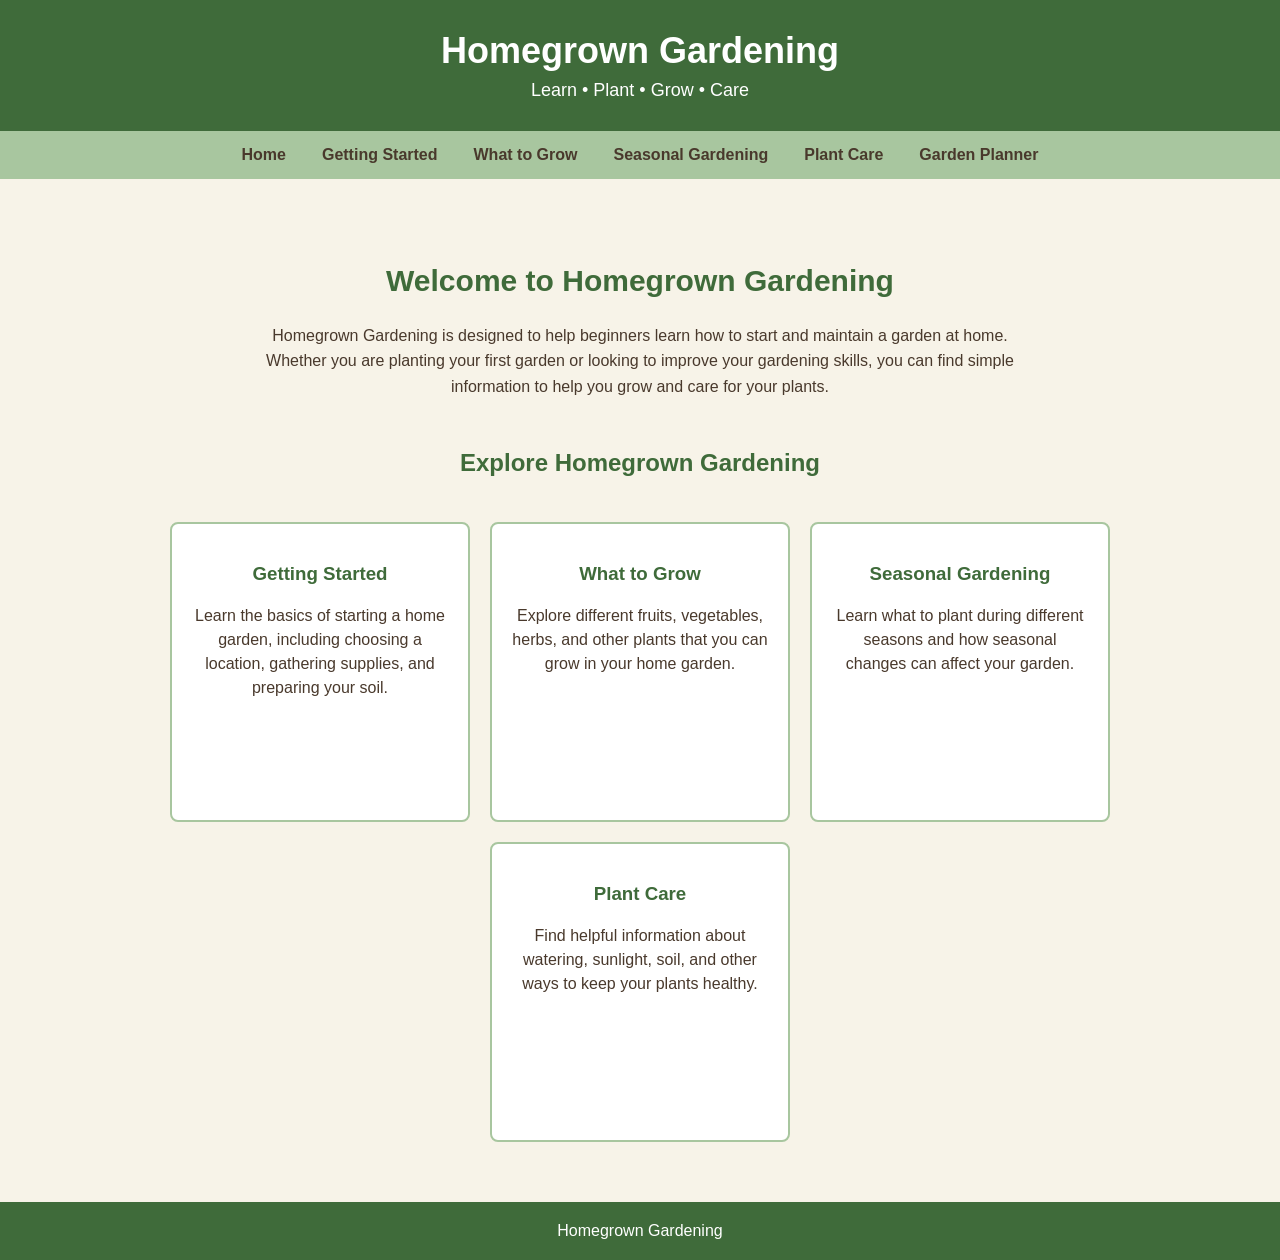
<file: index.html>
<!doctype html>
<html lang="en">

<head>
    <meta charset="UTF-8">
    <meta name="viewport" content="width=device-width, initial-scale=1.0">
    <title>Homegrown Gardening</title>
    <link href="style.css" rel="stylesheet">
</head>

<body>

	<header>
		<h1>Homegrown Gardening</h1>
		<p>Learn • Plant • Grow • Care</p>
	</header>

<nav>
    <ul>
        <li><a href="index.html">Home</a></li>
        <li><a href="getting-started.html">Getting Started</a></li>
        <li><a href="what-to-grow.html">What to Grow</a></li>
        <li><a href="seasonal-gardening.html">Seasonal Gardening</a></li>
        <li><a href="plant-care.html">Plant Care</a></li>
        <li><a href="garden-planner.html">Garden Planner</a></li>
    </ul>
</nav>

<main>
    <section id="welcome">
    <h2>Welcome to Homegrown Gardening</h2>

    <p>
        Homegrown Gardening is designed to help beginners learn how to
        start and maintain a garden at home. Whether you are planting
        your first garden or looking to improve your gardening skills,
        you can find simple information to help you grow and care for
        your plants.
    </p>
	</section>

<section id="topics">
    <h2>Explore Homegrown Gardening</h2>

    <div>
        <h3>Getting Started</h3>
        <p>
            Learn the basics of starting a home garden, including
            choosing a location, gathering supplies, and preparing
            your soil.
        </p>
    </div>

    <div>
        <h3>What to Grow</h3>
        <p>
            Explore different fruits, vegetables, herbs, and other
            plants that you can grow in your home garden.
        </p>
    </div>

    <div>
        <h3>Seasonal Gardening</h3>
        <p>
            Learn what to plant during different seasons and how
            seasonal changes can affect your garden.
        </p>
    </div>

    <div>
        <h3>Plant Care</h3>
        <p>
            Find helpful information about watering, sunlight,
            soil, and other ways to keep your plants healthy.
        </p>
    </div>
	</section>

</main>

<footer>
    <p>Homegrown Gardening</p>
</footer>

</body>

</html>
</file>
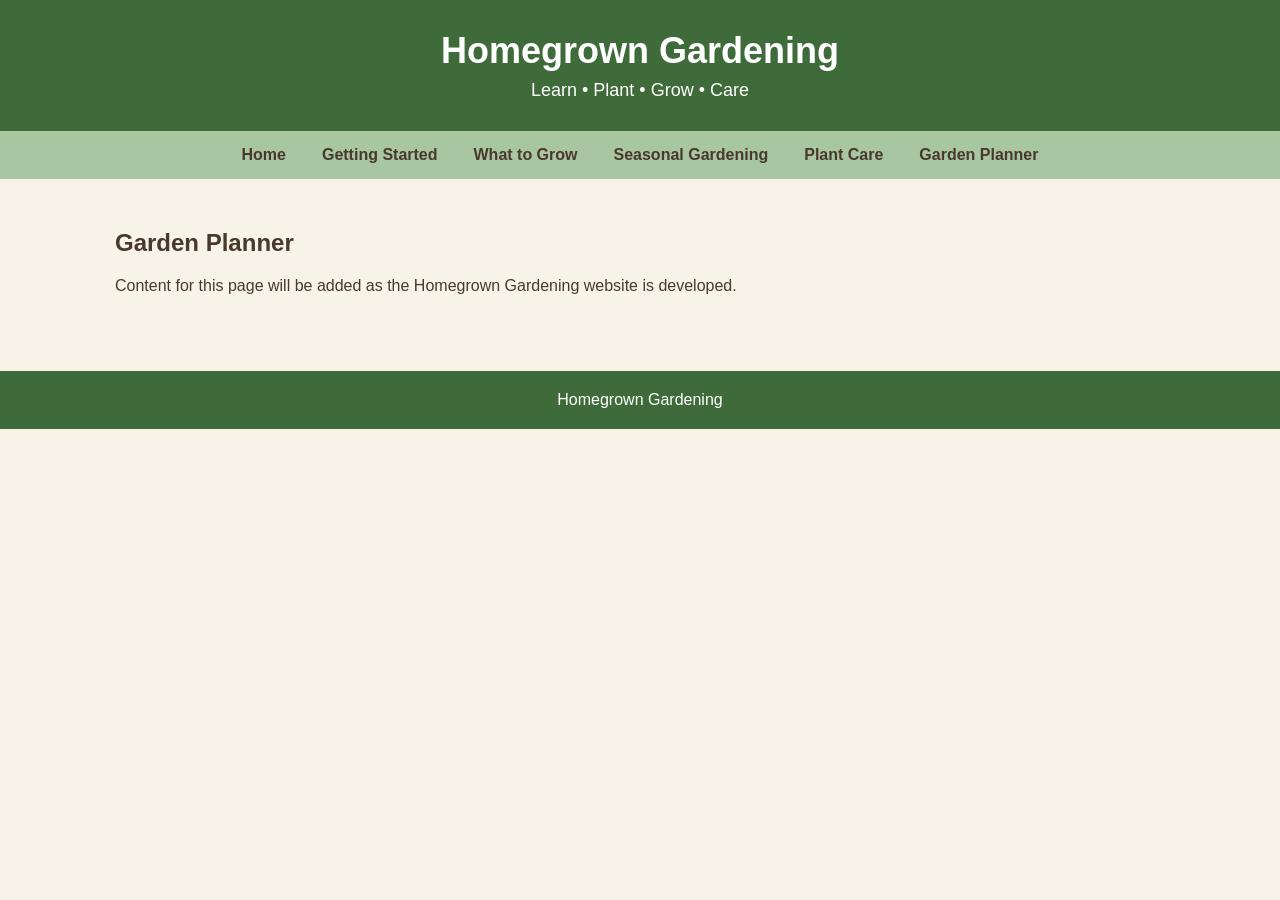
<file: garden-planner.html>
<!doctype html>
<html lang="en">

<head>
    <meta charset="UTF-8">
    <meta name="viewport" content="width=device-width, initial-scale=1.0">
    <title>Garden Planner | Homegrown Gardening</title>
    <link href="style.css" rel="stylesheet">
</head>

<body>

<header>
    <h1>Homegrown Gardening</h1>
    <p>Learn • Plant • Grow • Care</p>
</header>

<nav>
    <ul>
        <li><a href="index.html">Home</a></li>
        <li><a href="getting-started.html">Getting Started</a></li>
        <li><a href="what-to-grow.html">What to Grow</a></li>
        <li><a href="seasonal-gardening.html">Seasonal Gardening</a></li>
        <li><a href="plant-care.html">Plant Care</a></li>
        <li><a href="garden-planner.html">Garden Planner</a></li>
    </ul>
</nav>

<main>
    <section>
        <h2>Garden Planner</h2>
        <p>
            Content for this page will be added as the Homegrown Gardening
            website is developed.
        </p>
    </section>
</main>

<footer>
    <p>Homegrown Gardening</p>
</footer>

</body>

</html>
</file>
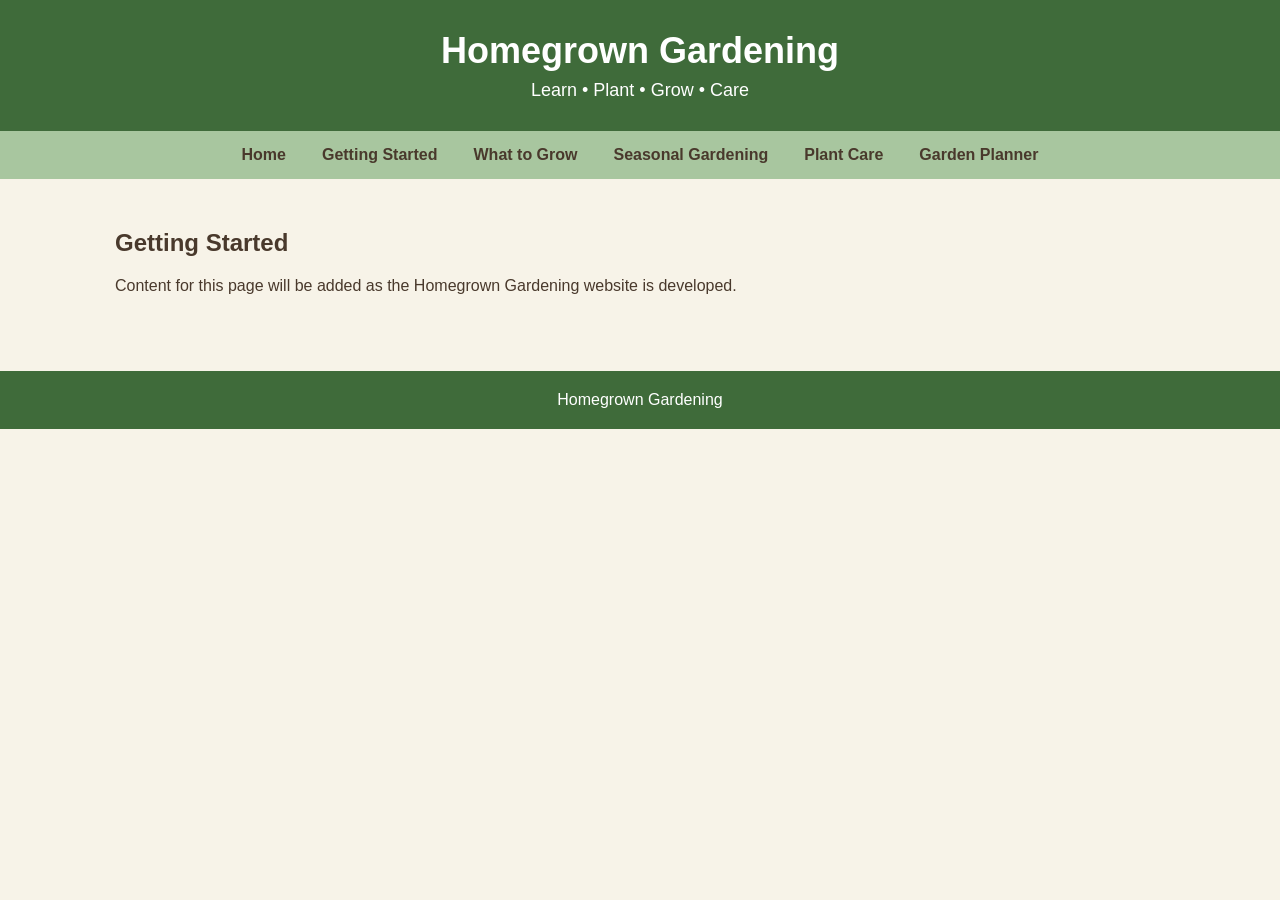
<file: getting-started.html>
<!doctype html>
<html lang="en">

<head>
    <meta charset="UTF-8">
    <meta name="viewport" content="width=device-width, initial-scale=1.0">
    <title>Getting Started | Homegrown Gardening</title>
    <link href="style.css" rel="stylesheet">
</head>

<body>

<header>
    <h1>Homegrown Gardening</h1>
    <p>Learn • Plant • Grow • Care</p>
</header>

<nav>
    <ul>
        <li><a href="index.html">Home</a></li>
        <li><a href="getting-started.html">Getting Started</a></li>
        <li><a href="what-to-grow.html">What to Grow</a></li>
        <li><a href="seasonal-gardening.html">Seasonal Gardening</a></li>
        <li><a href="plant-care.html">Plant Care</a></li>
        <li><a href="garden-planner.html">Garden Planner</a></li>
    </ul>
</nav>

<main>
    <section>
        <h2>Getting Started</h2>
        <p>
            Content for this page will be added as the Homegrown Gardening
            website is developed.
        </p>
    </section>
</main>

<footer>
    <p>Homegrown Gardening</p>
</footer>

</body>

</html>
</file>
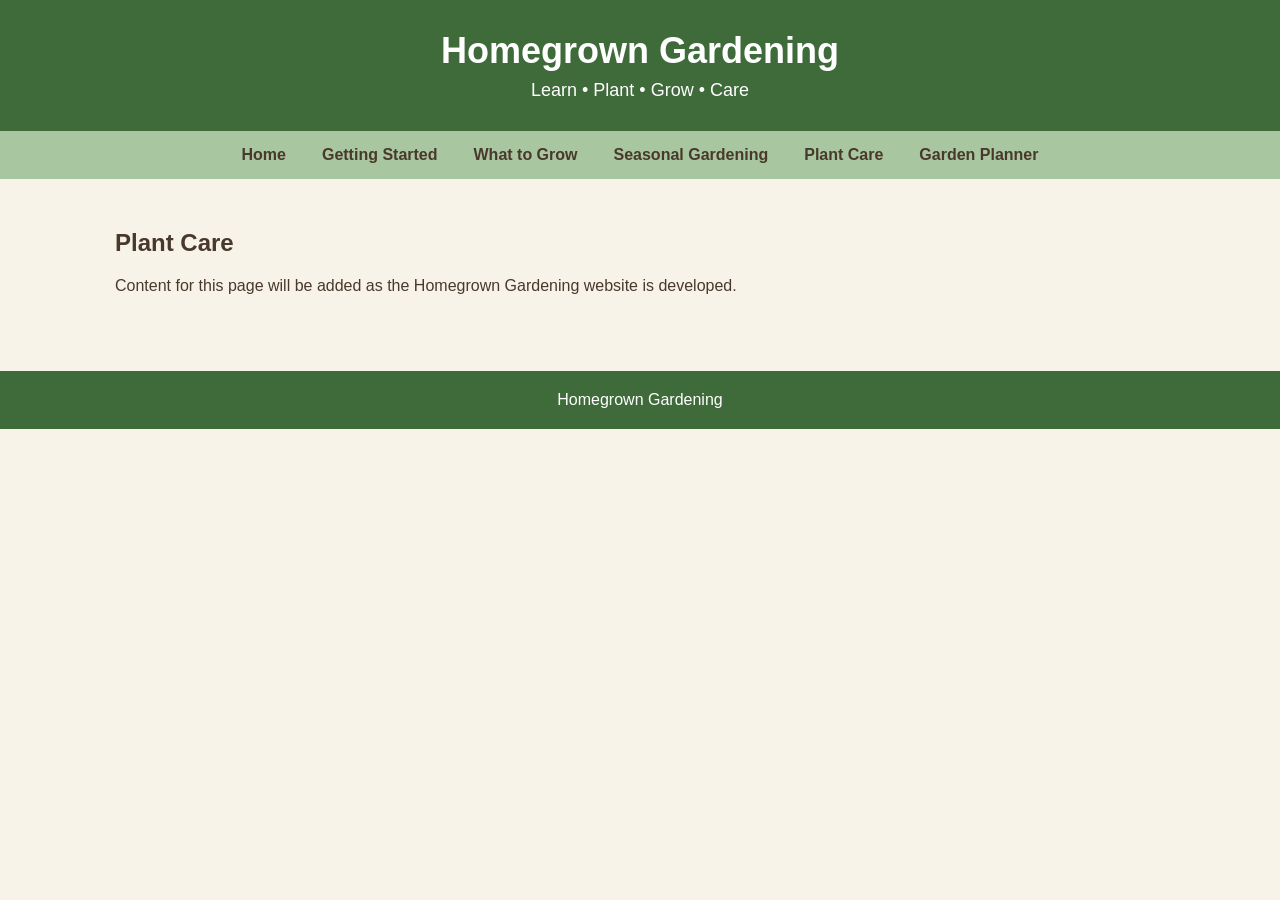
<file: plant-care.html>
<!doctype html>
<html lang="en">

<head>
    <meta charset="UTF-8">
    <meta name="viewport" content="width=device-width, initial-scale=1.0">
    <title>Plant Care | Homegrown Gardening</title>
    <link href="style.css" rel="stylesheet">
</head>

<body>

<header>
    <h1>Homegrown Gardening</h1>
    <p>Learn • Plant • Grow • Care</p>
</header>

<nav>
    <ul>
        <li><a href="index.html">Home</a></li>
        <li><a href="getting-started.html">Getting Started</a></li>
        <li><a href="what-to-grow.html">What to Grow</a></li>
        <li><a href="seasonal-gardening.html">Seasonal Gardening</a></li>
        <li><a href="plant-care.html">Plant Care</a></li>
        <li><a href="garden-planner.html">Garden Planner</a></li>
    </ul>
</nav>

<main>
    <section>
        <h2>Plant Care</h2>
        <p>
            Content for this page will be added as the Homegrown Gardening
            website is developed.
        </p>
    </section>
</main>

<footer>
    <p>Homegrown Gardening</p>
</footer>

</body>

</html>
</file>
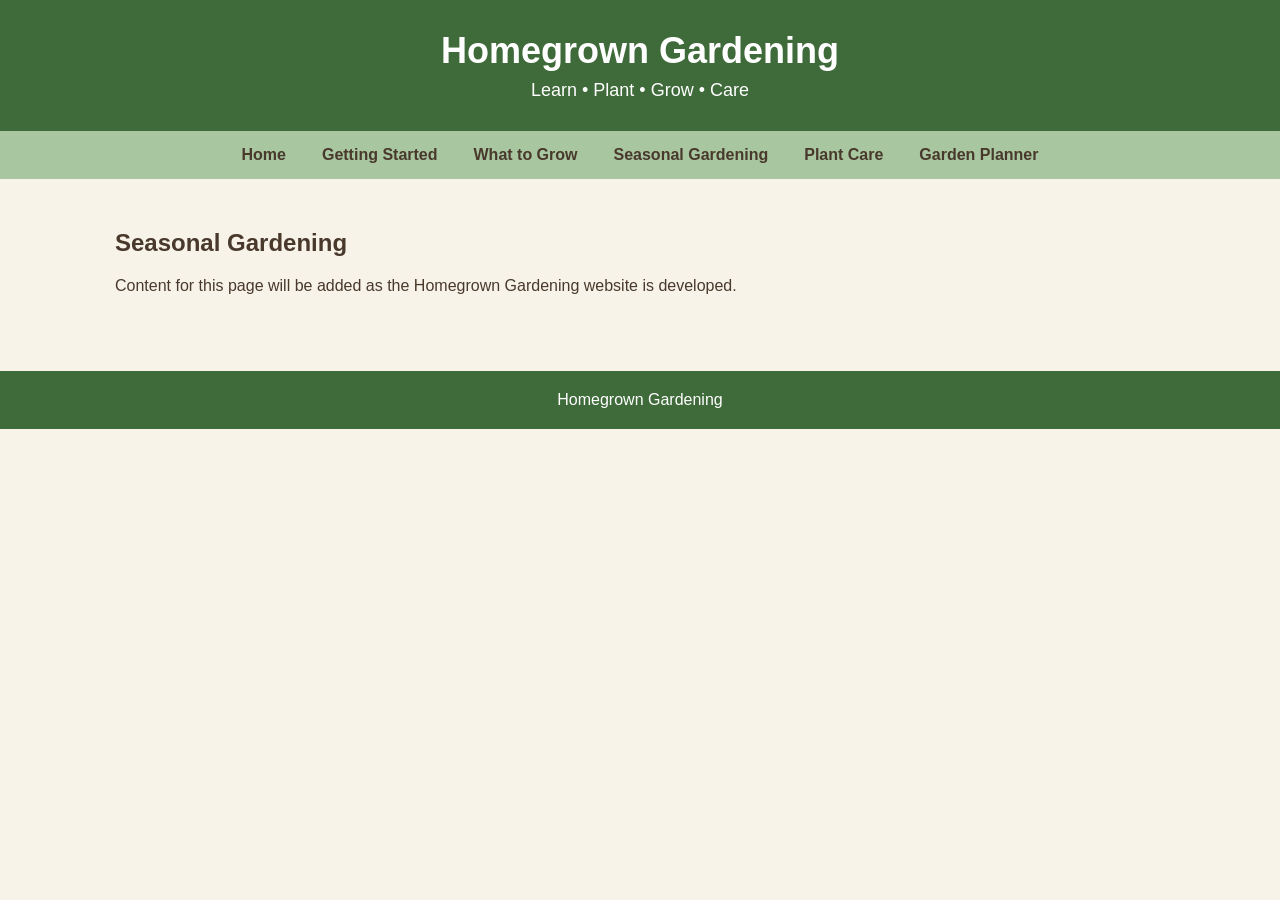
<file: seasonal-gardening.html>
<!doctype html>
<html lang="en">

<head>
    <meta charset="UTF-8">
    <meta name="viewport" content="width=device-width, initial-scale=1.0">
    <title>Seasonal Gardening | Homegrown Gardening</title>
    <link href="style.css" rel="stylesheet">
</head>

<body>

<header>
    <h1>Homegrown Gardening</h1>
    <p>Learn • Plant • Grow • Care</p>
</header>

<nav>
    <ul>
        <li><a href="index.html">Home</a></li>
        <li><a href="getting-started.html">Getting Started</a></li>
        <li><a href="what-to-grow.html">What to Grow</a></li>
        <li><a href="seasonal-gardening.html">Seasonal Gardening</a></li>
        <li><a href="plant-care.html">Plant Care</a></li>
        <li><a href="garden-planner.html">Garden Planner</a></li>
    </ul>
</nav>

<main>
    <section>
        <h2>Seasonal Gardening</h2>
        <p>
            Content for this page will be added as the Homegrown Gardening
            website is developed.
        </p>
    </section>
</main>

<footer>
    <p>Homegrown Gardening</p>
</footer>

</body>

</html>
</file>
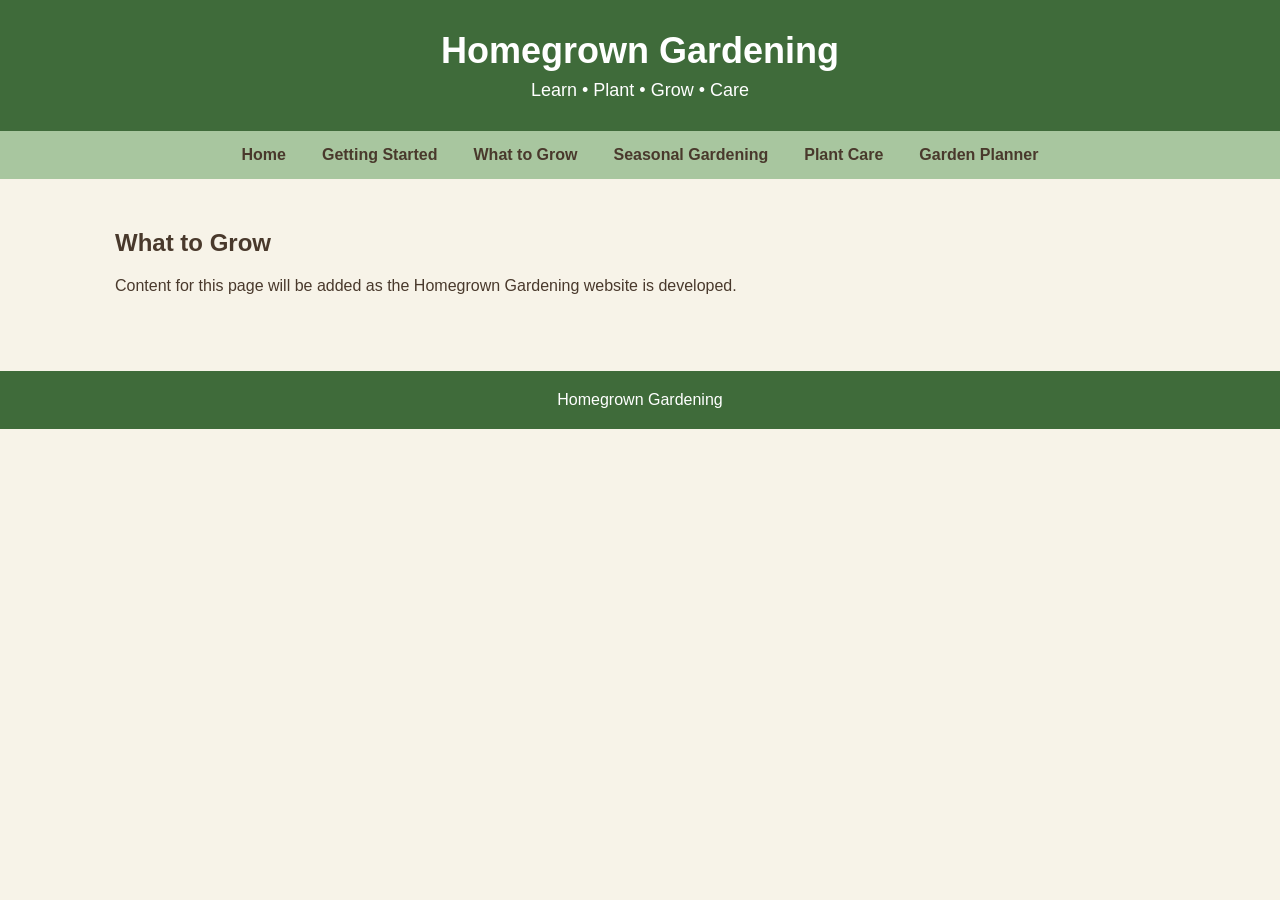
<file: what-to-grow.html>
<!doctype html>
<html lang="en">

<head>
    <meta charset="UTF-8">
    <meta name="viewport" content="width=device-width, initial-scale=1.0">
    <title>What to Grow | Homegrown Gardening</title>
    <link href="style.css" rel="stylesheet">
</head>

<body>

<header>
    <h1>Homegrown Gardening</h1>
    <p>Learn • Plant • Grow • Care</p>
</header>

<nav>
    <ul>
        <li><a href="index.html">Home</a></li>
        <li><a href="getting-started.html">Getting Started</a></li>
        <li><a href="what-to-grow.html">What to Grow</a></li>
        <li><a href="seasonal-gardening.html">Seasonal Gardening</a></li>
        <li><a href="plant-care.html">Plant Care</a></li>
        <li><a href="garden-planner.html">Garden Planner</a></li>
    </ul>
</nav>

<main>
    <section>
        <h2>What to Grow</h2>
        <p>
            Content for this page will be added as the Homegrown Gardening
            website is developed.
        </p>
    </section>
</main>

<footer>
    <p>Homegrown Gardening</p>
</footer>

</body>

</html>
</file>
<file: style.css>
* {
    box-sizing: border-box;
}

body {
    font-family: Arial, sans-serif;
    margin: 0;
    padding: 0;
    background-color: #F7F3E8;
    color: #49392C;
}

header {
    background-color: #3F6B3A;
    color: white;
    text-align: center;
    padding: 30px 20px;
}

header h1 {
    margin: 0;
    font-size: 36px;
}

header p {
    margin: 8px 0 0;
    font-size: 18px;
}

nav {
    background-color: #A8C69F;
}

nav ul {
    display: flex;
    justify-content: center;
    flex-wrap: wrap;
    list-style-type: none;
    margin: 0;
    padding: 0;
}

nav a {
    display: block;
    padding: 15px 18px;
    color: #49392C;
    text-decoration: none;
    font-weight: bold;
}

nav a:hover {
    background-color: #3F6B3A;
    color: white;
}
main {
    max-width: 1100px;
    margin: 0 auto;
    padding: 30px 25px;
}

#welcome {
    text-align: center;
    padding: 30px 20px;
}

#welcome h2 {
    color: #3F6B3A;
    font-size: 30px;
}

#welcome p {
    max-width: 750px;
    margin: 0 auto;
    line-height: 1.6;
}

#topics h2 {
    text-align: center;
    color: #3F6B3A;
    margin-bottom: 25px;
}

#topics {
    display: flex;
    flex-wrap: wrap;
    justify-content: center;
    gap: 20px;
}

#topics h2 {
    width: 100%;
}

#topics div {
 width: 300px;
    height: 300px;
    padding: 20px;
    background-color: white;
    border: 2px solid #A8C69F;
    text-align: center;
    border-radius: 8px;
}

#topics div h3 {
    color: #3F6B3A;
}

#topics div p {
    line-height: 1.5;
}

footer {
    margin-top: 30px;
    padding: 20px;
    background-color: #3F6B3A;
    color: white;
    text-align: center;
}

footer p {
    margin: 0;
}

@media screen and (max-width: 700px) {
    nav ul {
        flex-direction: column;
        text-align: center;
    }

    #topics {
        flex-direction: column;
        align-items: center;
    }

    #topics div {
        width: 100%;
    }
}
</file>
